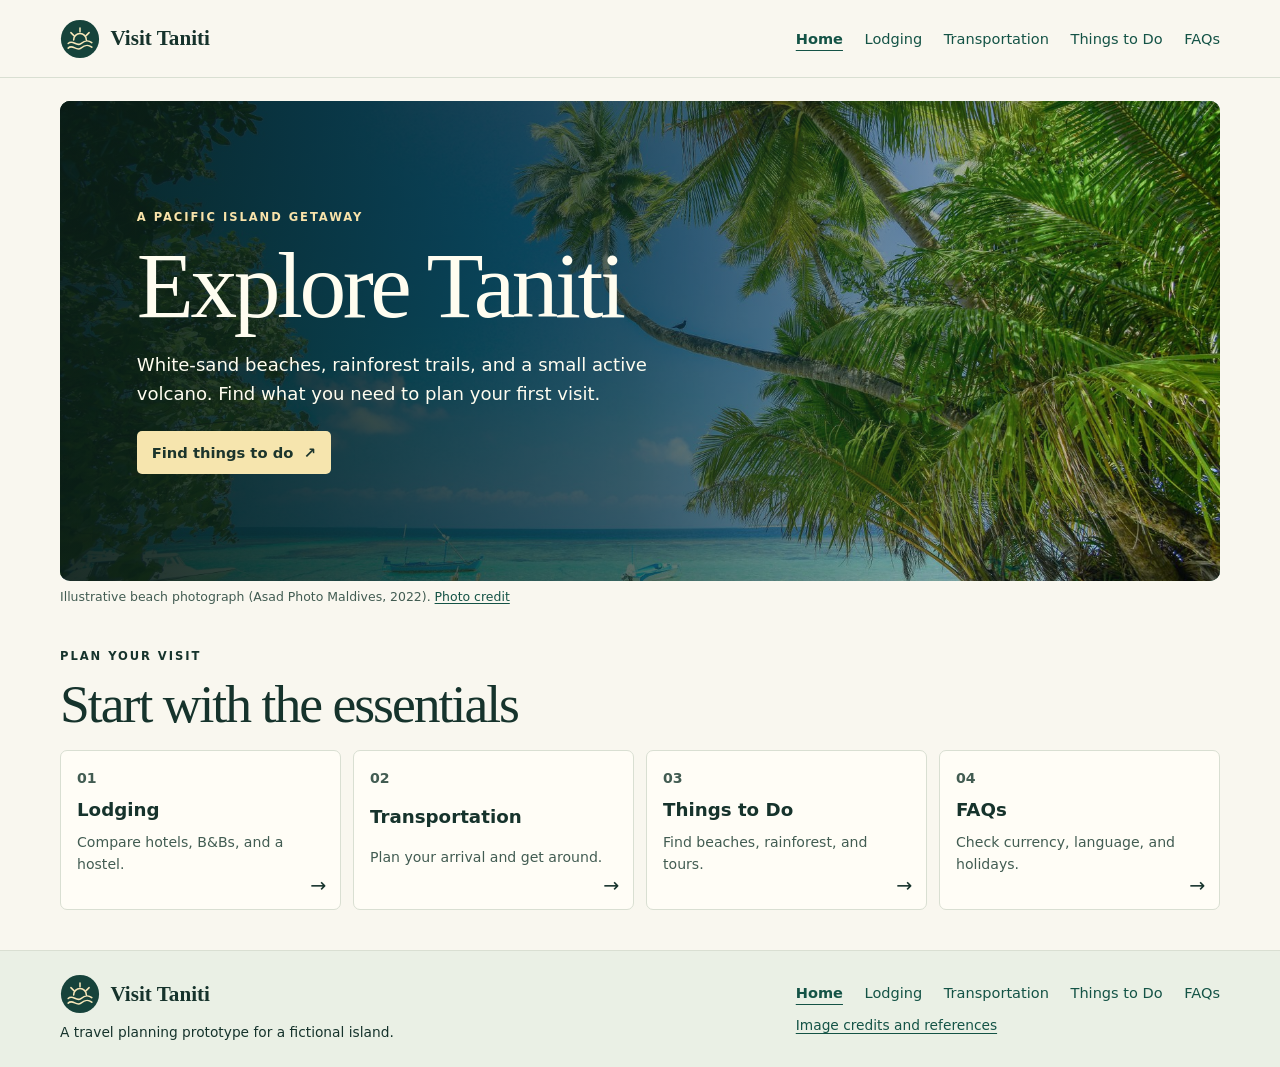
<file: index.html>
<!doctype html>
<html lang="en"><head><meta charset="utf-8"><meta name="viewport" content="width=device-width, initial-scale=1"><meta name="description" content="Plan a visit to Taniti, a fictional Pacific island."><title>Home | Visit Taniti</title><link rel="stylesheet" href="styles.css"></head>
<body><a class="skip" href="#main">Skip to content</a><header class="top"><div class="shell header"><a class="brand" href="index.html"><svg viewBox="0 0 44 44" width="40" height="40" aria-hidden="true" fill="none"><circle cx="22" cy="22" r="21" fill="#16433b"/><path d="M9 27c5-5 9 4 14 0s8-4 12-1M9 32c5-5 9 4 14 0s8-4 12-1M15 23a7 7 0 0 1 14 0M22 10v4M12 15l3 3m17-3-3 3" stroke="#f8e8ba" stroke-width="1.7" stroke-linecap="round"/></svg><span>Visit Taniti</span></a><nav aria-label="Main navigation"><a href="index.html" aria-current="page">Home</a><a href="lodging.html">Lodging</a><a href="transportation.html">Transportation</a><a href="things-to-do.html">Things to Do</a><a href="faqs.html">FAQs</a></nav></div></header>
<main id="main">
<section class="shell hero"><div class="hero-inner"><img src="images/coast.jpg" width="1700" height="1135" alt="Illustrative tropical shoreline with palm trees and turquoise water" fetchpriority="high"><div class="shade"></div><div class="hero-copy"><p class="kicker">A Pacific island getaway</p><h1>Explore Taniti</h1><p>White-sand beaches, rainforest trails, and a small active volcano. Find what you need to plan your first visit.</p><a class="button" href="things-to-do.html">Find things to do <span aria-hidden="true">↗</span></a></div></div><p class="caption">Illustrative beach photograph (Asad Photo Maldives, 2022). <a href="references.html#beach-credit">Photo credit</a></p></section>
<section class="shell block home-plan"><p class="kicker">Plan your visit</p><h2>Start with the essentials</h2><div class="shortcuts">
<a class="shortcut" href="lodging.html"><span class="number">01</span><strong>Lodging</strong><span>Compare hotels, B&Bs, and a hostel.</span><span class="arrow" aria-hidden="true">→</span></a><a class="shortcut" href="transportation.html"><span class="number">02</span><strong>Transportation</strong><span>Plan your arrival and get around.</span><span class="arrow" aria-hidden="true">→</span></a><a class="shortcut" href="things-to-do.html"><span class="number">03</span><strong>Things to Do</strong><span>Find beaches, rainforest, and tours.</span><span class="arrow" aria-hidden="true">→</span></a><a class="shortcut" href="faqs.html"><span class="number">04</span><strong>FAQs</strong><span>Check currency, language, and holidays.</span><span class="arrow" aria-hidden="true">→</span></a>
</div></section></main>
<footer><div class="shell foot"><div><a class="brand" href="index.html"><svg viewBox="0 0 44 44" width="40" height="40" aria-hidden="true" fill="none"><circle cx="22" cy="22" r="21" fill="#16433b"/><path d="M9 27c5-5 9 4 14 0s8-4 12-1M9 32c5-5 9 4 14 0s8-4 12-1M15 23a7 7 0 0 1 14 0M22 10v4M12 15l3 3m17-3-3 3" stroke="#f8e8ba" stroke-width="1.7" stroke-linecap="round"/></svg><span>Visit Taniti</span></a><p>A travel planning prototype for a fictional island.</p></div><div class="footlinks"><nav aria-label="Footer navigation"><a href="index.html" aria-current="page">Home</a><a href="lodging.html">Lodging</a><a href="transportation.html">Transportation</a><a href="things-to-do.html">Things to Do</a><a href="faqs.html">FAQs</a></nav><a href="references.html">Image credits and references</a></div></div></footer></body></html>
</file>
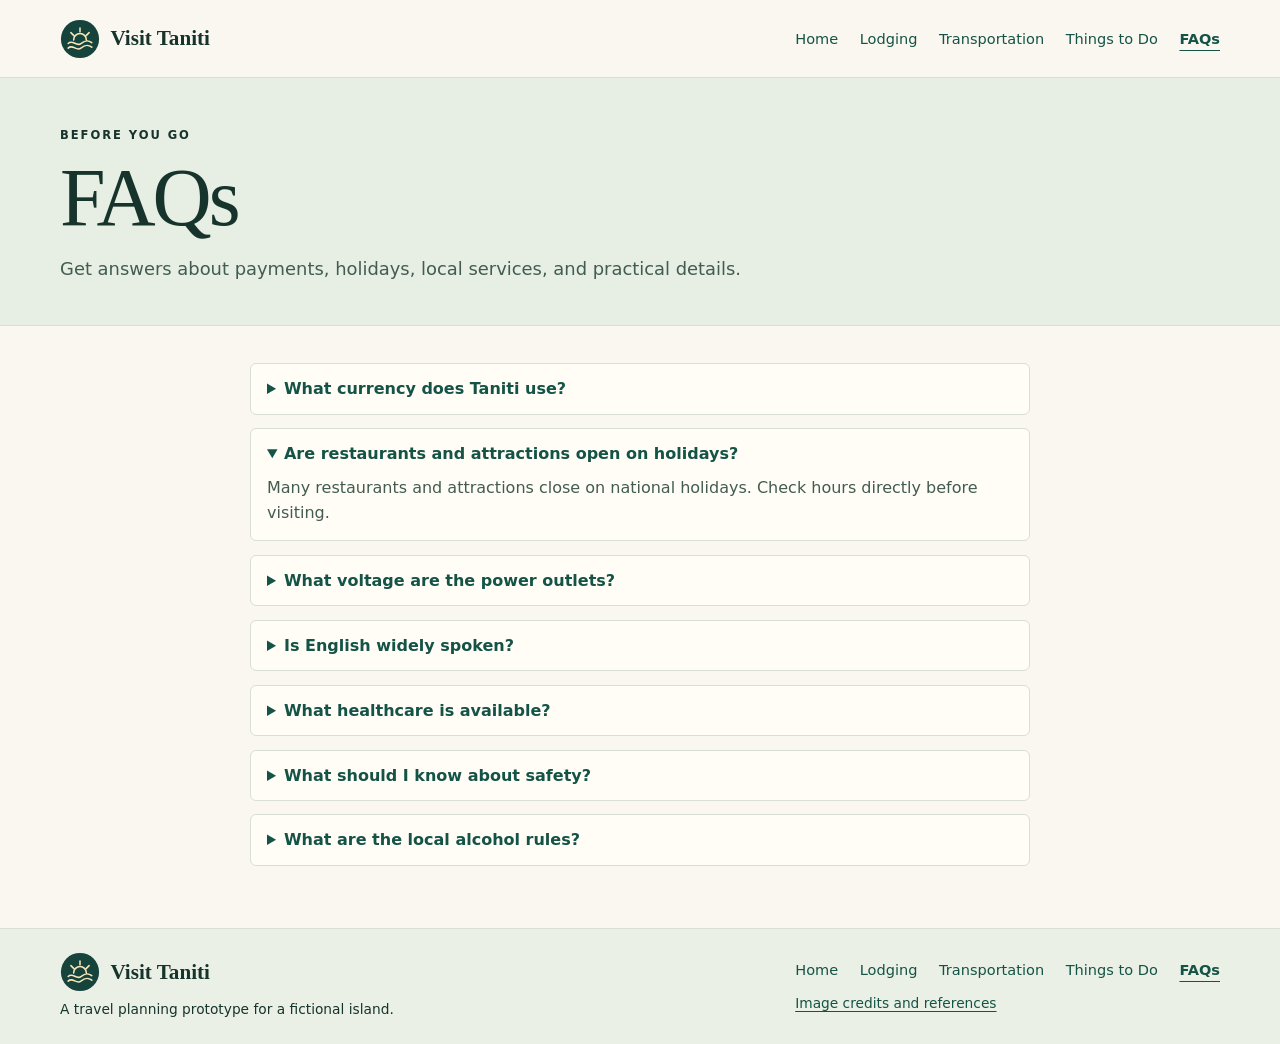
<file: faqs.html>
<!doctype html>
<html lang="en"><head><meta charset="utf-8"><meta name="viewport" content="width=device-width, initial-scale=1"><meta name="description" content="Plan a visit to Taniti, a fictional Pacific island."><title>FAQs | Visit Taniti</title><link rel="stylesheet" href="styles.css"></head>
<body><a class="skip" href="#main">Skip to content</a><header class="top"><div class="shell header"><a class="brand" href="index.html"><svg viewBox="0 0 44 44" width="40" height="40" aria-hidden="true" fill="none"><circle cx="22" cy="22" r="21" fill="#16433b"/><path d="M9 27c5-5 9 4 14 0s8-4 12-1M9 32c5-5 9 4 14 0s8-4 12-1M15 23a7 7 0 0 1 14 0M22 10v4M12 15l3 3m17-3-3 3" stroke="#f8e8ba" stroke-width="1.7" stroke-linecap="round"/></svg><span>Visit Taniti</span></a><nav aria-label="Main navigation"><a href="index.html">Home</a><a href="lodging.html">Lodging</a><a href="transportation.html">Transportation</a><a href="things-to-do.html">Things to Do</a><a href="faqs.html" aria-current="page">FAQs</a></nav></div></header>
<main id="main"><section class="intro"><div class="shell"><p class="kicker">Before you go</p><h1>FAQs</h1><p class="lede">Get answers about payments, holidays, local services, and practical details.</p></div></section><div class="shell mainbody faq"><details id="money"><summary>What currency does Taniti use?</summary><p>Taniti uses the U.S. dollar. Many businesses also accept euros, yen, or major credit cards. Banks offer currency exchange.</p></details><details id="holidays" open><summary>Are restaurants and attractions open on holidays?</summary><p>Many restaurants and attractions close on national holidays. Check hours directly before visiting.</p></details><details id="electricity"><summary>What voltage are the power outlets?</summary><p>Outlets are 120 volts, the same as in the United States.</p></details><details id="language"><summary>Is English widely spoken?</summary><p>Many younger residents speak fluent English. English is less widely spoken in rural areas.</p></details><details id="health"><summary>What healthcare is available?</summary><p>Taniti has one hospital and several clinics. The hospital has multilingual employees.</p></details><details id="safety"><summary>What should I know about safety?</summary><p>Violent crime is rare. Keep an eye on your belongings, especially in tourist areas, where petty theft has been reported.</p></details><details id="rules"><summary>What are the local alcohol rules?</summary><p>The drinking age is 18. Alcohol cannot be sold or served from midnight to 9 a.m.</p></details></div></main>
<footer><div class="shell foot"><div><a class="brand" href="index.html"><svg viewBox="0 0 44 44" width="40" height="40" aria-hidden="true" fill="none"><circle cx="22" cy="22" r="21" fill="#16433b"/><path d="M9 27c5-5 9 4 14 0s8-4 12-1M9 32c5-5 9 4 14 0s8-4 12-1M15 23a7 7 0 0 1 14 0M22 10v4M12 15l3 3m17-3-3 3" stroke="#f8e8ba" stroke-width="1.7" stroke-linecap="round"/></svg><span>Visit Taniti</span></a><p>A travel planning prototype for a fictional island.</p></div><div class="footlinks"><nav aria-label="Footer navigation"><a href="index.html">Home</a><a href="lodging.html">Lodging</a><a href="transportation.html">Transportation</a><a href="things-to-do.html">Things to Do</a><a href="faqs.html" aria-current="page">FAQs</a></nav><a href="references.html">Image credits and references</a></div></div></footer></body></html>
</file>
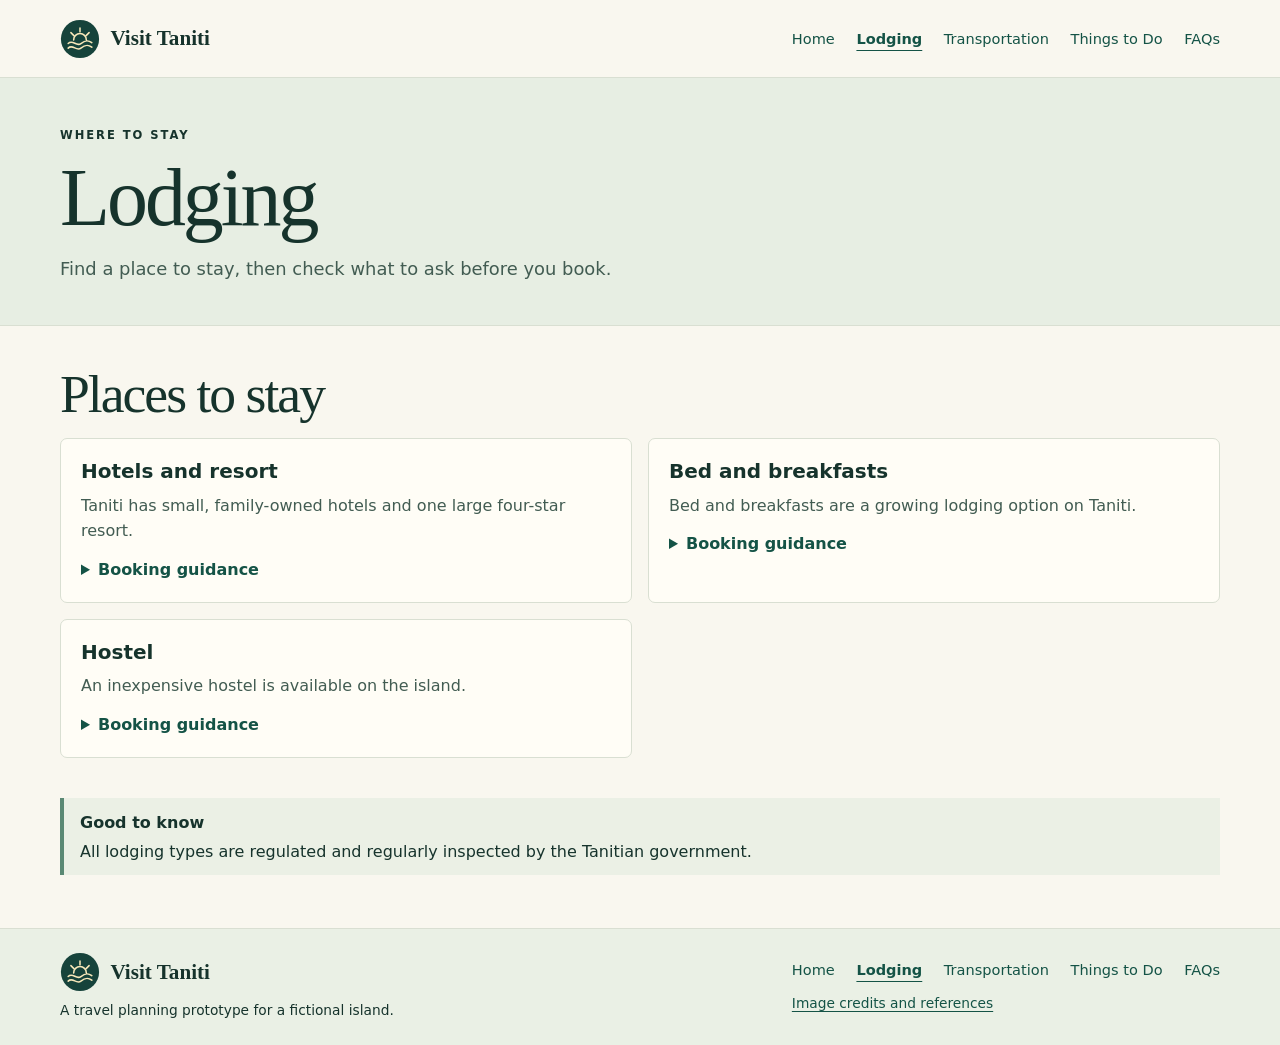
<file: lodging.html>
<!doctype html>
<html lang="en"><head><meta charset="utf-8"><meta name="viewport" content="width=device-width, initial-scale=1"><meta name="description" content="Plan a visit to Taniti, a fictional Pacific island."><title>Lodging | Visit Taniti</title><link rel="stylesheet" href="styles.css"></head>
<body><a class="skip" href="#main">Skip to content</a><header class="top"><div class="shell header"><a class="brand" href="index.html"><svg viewBox="0 0 44 44" width="40" height="40" aria-hidden="true" fill="none"><circle cx="22" cy="22" r="21" fill="#16433b"/><path d="M9 27c5-5 9 4 14 0s8-4 12-1M9 32c5-5 9 4 14 0s8-4 12-1M15 23a7 7 0 0 1 14 0M22 10v4M12 15l3 3m17-3-3 3" stroke="#f8e8ba" stroke-width="1.7" stroke-linecap="round"/></svg><span>Visit Taniti</span></a><nav aria-label="Main navigation"><a href="index.html">Home</a><a href="lodging.html" aria-current="page">Lodging</a><a href="transportation.html">Transportation</a><a href="things-to-do.html">Things to Do</a><a href="faqs.html">FAQs</a></nav></div></header>
<main id="main"><section class="intro"><div class="shell"><p class="kicker">Where to stay</p><h1>Lodging</h1><p class="lede">Find a place to stay, then check what to ask before you book.</p></div></section>
<div class="shell mainbody"><section class="block"><h2>Places to stay</h2><div class="grid"><article class="card"><h3>Hotels and resort</h3><p>Taniti has small, family-owned hotels and one large four-star resort.</p><details><summary>Booking guidance</summary><p>Contact the property directly about room availability, group size, and check-in.</p><p>This prototype does not take reservations.</p></details></article><article class="card"><h3>Bed and breakfasts</h3><p>Bed and breakfasts are a growing lodging option on Taniti.</p><details><summary>Booking guidance</summary><p>Ask the host about room capacity, breakfast, and cancellation terms.</p><p>This prototype does not take reservations.</p></details></article><article class="card"><h3>Hostel</h3><p>An inexpensive hostel is available on the island.</p><details><summary>Booking guidance</summary><p>Ask about bed availability, private or shared rooms, and check-in times.</p><p>This prototype does not take reservations.</p></details></article></div></section>
<aside class="note"><strong>Good to know</strong><p>All lodging types are regulated and regularly inspected by the Tanitian government.</p></aside></div></main>
<footer><div class="shell foot"><div><a class="brand" href="index.html"><svg viewBox="0 0 44 44" width="40" height="40" aria-hidden="true" fill="none"><circle cx="22" cy="22" r="21" fill="#16433b"/><path d="M9 27c5-5 9 4 14 0s8-4 12-1M9 32c5-5 9 4 14 0s8-4 12-1M15 23a7 7 0 0 1 14 0M22 10v4M12 15l3 3m17-3-3 3" stroke="#f8e8ba" stroke-width="1.7" stroke-linecap="round"/></svg><span>Visit Taniti</span></a><p>A travel planning prototype for a fictional island.</p></div><div class="footlinks"><nav aria-label="Footer navigation"><a href="index.html">Home</a><a href="lodging.html" aria-current="page">Lodging</a><a href="transportation.html">Transportation</a><a href="things-to-do.html">Things to Do</a><a href="faqs.html">FAQs</a></nav><a href="references.html">Image credits and references</a></div></div></footer></body></html>
</file>
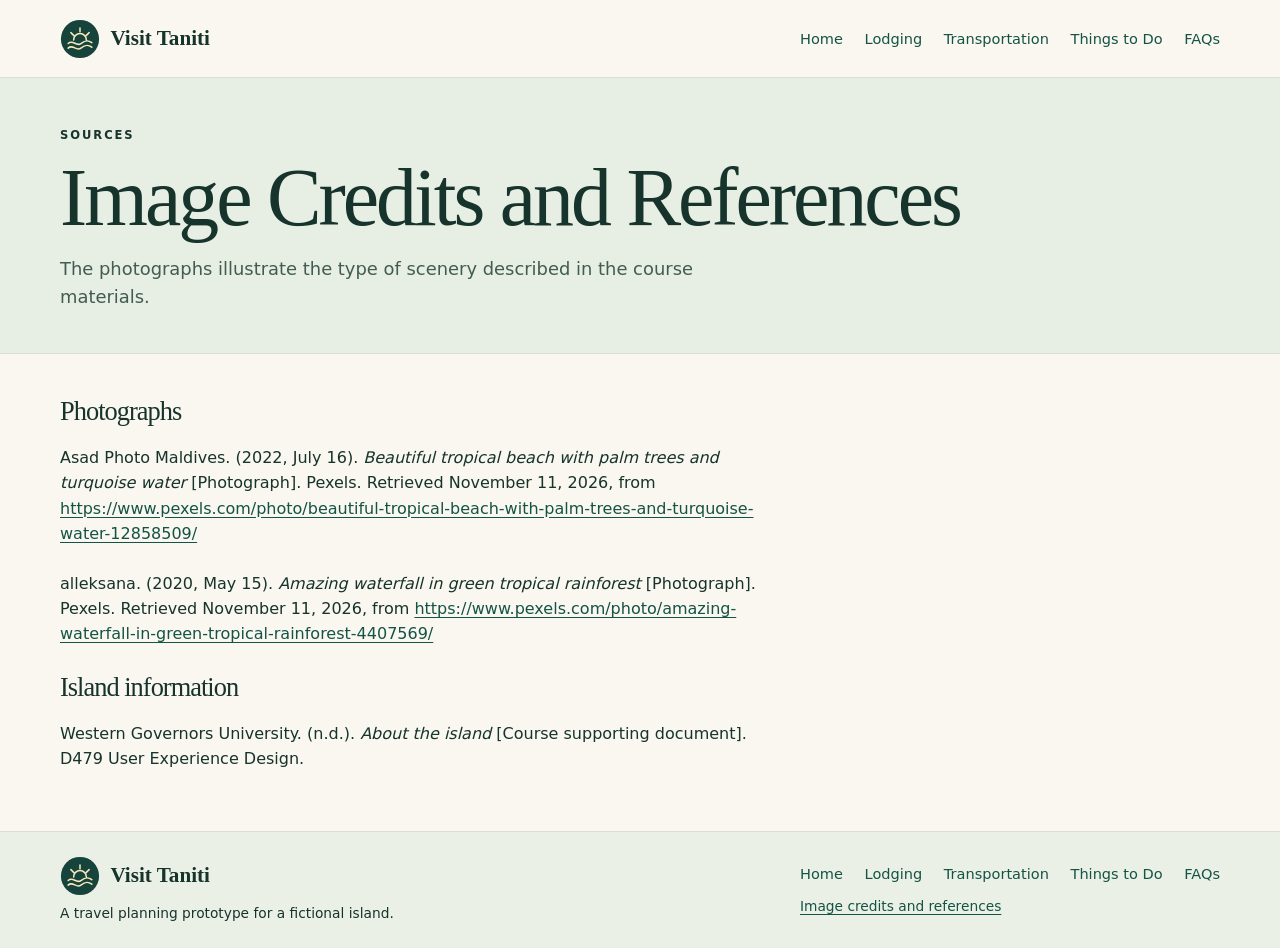
<file: references.html>
<!doctype html>
<html lang="en"><head><meta charset="utf-8"><meta name="viewport" content="width=device-width, initial-scale=1"><meta name="description" content="Plan a visit to Taniti, a fictional Pacific island."><title>Image Credits and References | Visit Taniti</title><link rel="stylesheet" href="styles.css"></head>
<body><a class="skip" href="#main">Skip to content</a><header class="top"><div class="shell header"><a class="brand" href="index.html"><svg viewBox="0 0 44 44" width="40" height="40" aria-hidden="true" fill="none"><circle cx="22" cy="22" r="21" fill="#16433b"/><path d="M9 27c5-5 9 4 14 0s8-4 12-1M9 32c5-5 9 4 14 0s8-4 12-1M15 23a7 7 0 0 1 14 0M22 10v4M12 15l3 3m17-3-3 3" stroke="#f8e8ba" stroke-width="1.7" stroke-linecap="round"/></svg><span>Visit Taniti</span></a><nav aria-label="Main navigation"><a href="index.html">Home</a><a href="lodging.html">Lodging</a><a href="transportation.html">Transportation</a><a href="things-to-do.html">Things to Do</a><a href="faqs.html">FAQs</a></nav></div></header>
<main id="main"><section class="intro"><div class="shell"><p class="kicker">Sources</p><h1>Image Credits and References</h1><p class="lede">The photographs illustrate the type of scenery described in the course materials.</p></div></section><div class="shell mainbody references"><h2>Photographs</h2><p id="beach-credit">Asad Photo Maldives. (2022, July 16). <cite>Beautiful tropical beach with palm trees and turquoise water</cite> [Photograph]. Pexels. Retrieved November 11, 2026, from <a href="https://www.pexels.com/photo/beautiful-tropical-beach-with-palm-trees-and-turquoise-water-12858509/">https://www.pexels.com/photo/beautiful-tropical-beach-with-palm-trees-and-turquoise-water-12858509/</a></p><p id="forest-credit">alleksana. (2020, May 15). <cite>Amazing waterfall in green tropical rainforest</cite> [Photograph]. Pexels. Retrieved November 11, 2026, from <a href="https://www.pexels.com/photo/amazing-waterfall-in-green-tropical-rainforest-4407569/">https://www.pexels.com/photo/amazing-waterfall-in-green-tropical-rainforest-4407569/</a></p><h2>Island information</h2><p>Western Governors University. (n.d.). <cite>About the island</cite> [Course supporting document]. D479 User Experience Design.</p></div></main>
<footer><div class="shell foot"><div><a class="brand" href="index.html"><svg viewBox="0 0 44 44" width="40" height="40" aria-hidden="true" fill="none"><circle cx="22" cy="22" r="21" fill="#16433b"/><path d="M9 27c5-5 9 4 14 0s8-4 12-1M9 32c5-5 9 4 14 0s8-4 12-1M15 23a7 7 0 0 1 14 0M22 10v4M12 15l3 3m17-3-3 3" stroke="#f8e8ba" stroke-width="1.7" stroke-linecap="round"/></svg><span>Visit Taniti</span></a><p>A travel planning prototype for a fictional island.</p></div><div class="footlinks"><nav aria-label="Footer navigation"><a href="index.html">Home</a><a href="lodging.html">Lodging</a><a href="transportation.html">Transportation</a><a href="things-to-do.html">Things to Do</a><a href="faqs.html">FAQs</a></nav><a href="references.html">Image credits and references</a></div></div></footer></body></html>
</file>
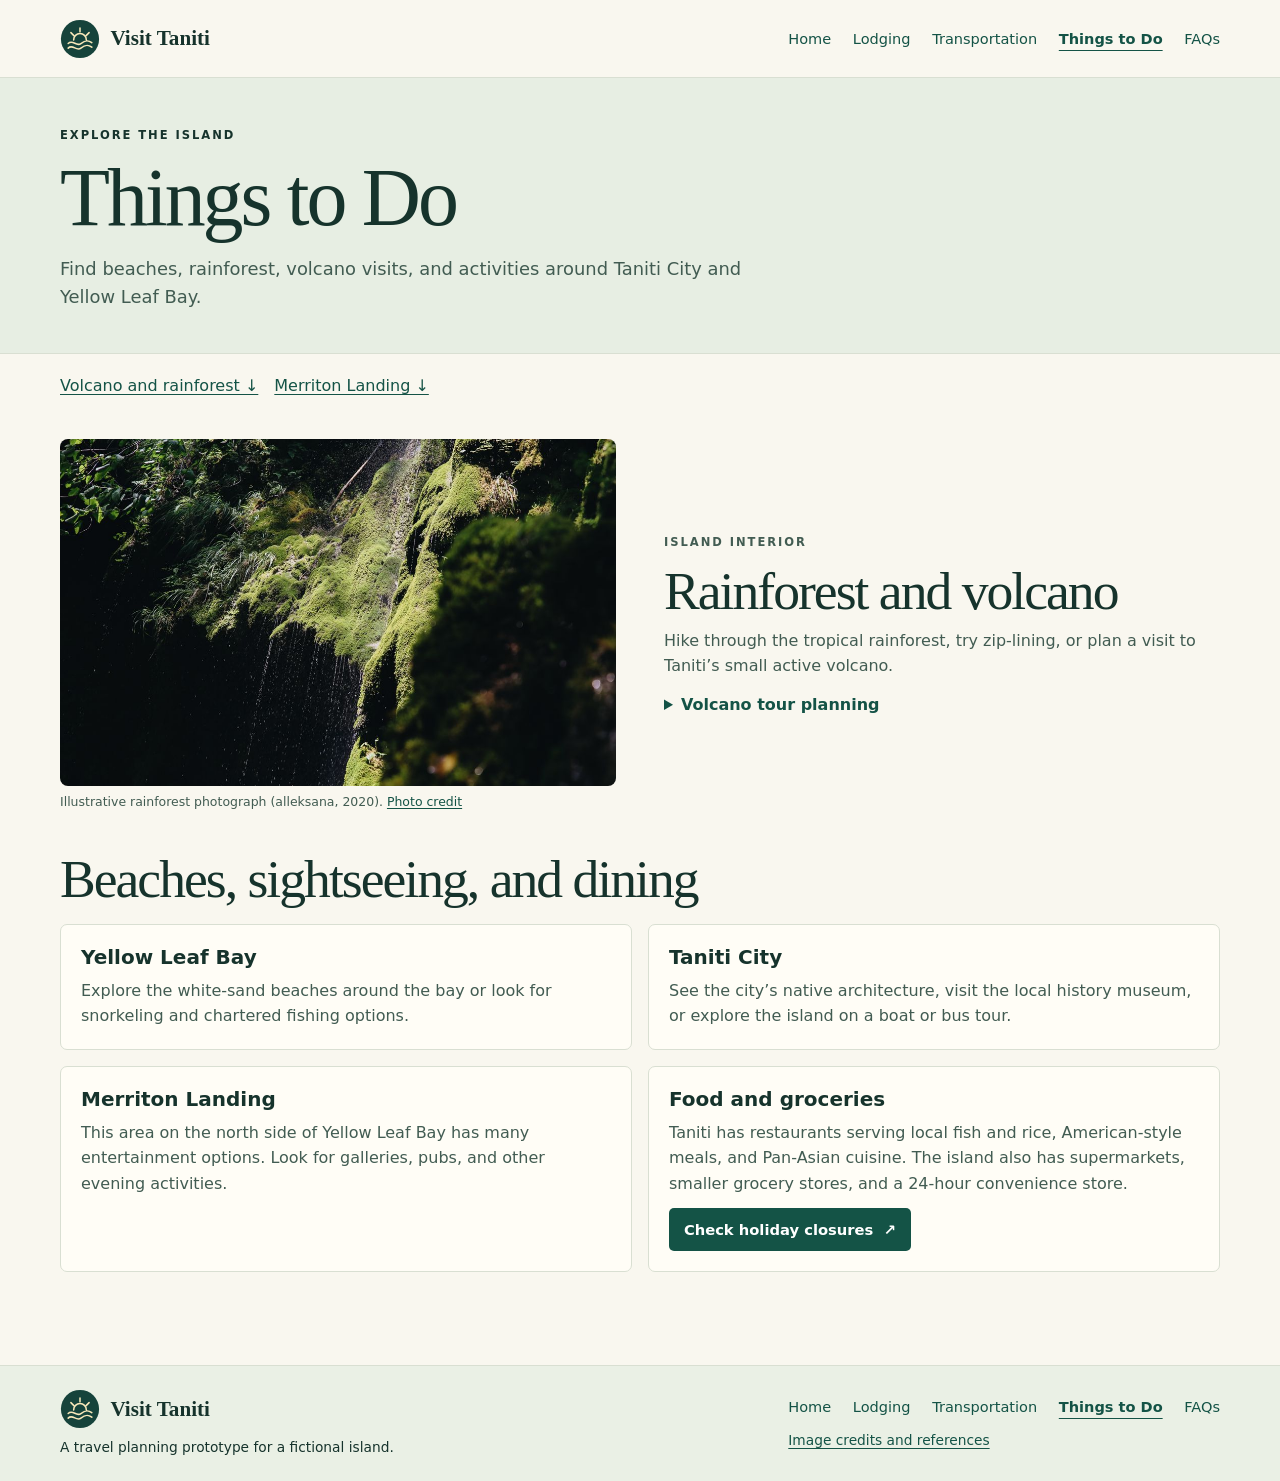
<file: things-to-do.html>
<!doctype html>
<html lang="en"><head><meta charset="utf-8"><meta name="viewport" content="width=device-width, initial-scale=1"><meta name="description" content="Plan a visit to Taniti, a fictional Pacific island."><title>Things to Do | Visit Taniti</title><link rel="stylesheet" href="styles.css"></head>
<body><a class="skip" href="#main">Skip to content</a><header class="top"><div class="shell header"><a class="brand" href="index.html"><svg viewBox="0 0 44 44" width="40" height="40" aria-hidden="true" fill="none"><circle cx="22" cy="22" r="21" fill="#16433b"/><path d="M9 27c5-5 9 4 14 0s8-4 12-1M9 32c5-5 9 4 14 0s8-4 12-1M15 23a7 7 0 0 1 14 0M22 10v4M12 15l3 3m17-3-3 3" stroke="#f8e8ba" stroke-width="1.7" stroke-linecap="round"/></svg><span>Visit Taniti</span></a><nav aria-label="Main navigation"><a href="index.html">Home</a><a href="lodging.html">Lodging</a><a href="transportation.html">Transportation</a><a href="things-to-do.html" aria-current="page">Things to Do</a><a href="faqs.html">FAQs</a></nav></div></header>
<main id="main"><section class="intro"><div class="shell"><p class="kicker">Explore the island</p><h1>Things to Do</h1><p class="lede">Find beaches, rainforest, volcano visits, and activities around Taniti City and Yellow Leaf Bay.</p></div></section>
<div class="shell mainbody"><div class="anchorlinks"><a href="#volcano">Volcano and rainforest ↓</a><a href="#merriton">Merriton Landing ↓</a></div>
<section class="feature block" id="volcano"><figure><img src="images/forest.jpg" width="1100" height="733" alt="Illustrative waterfall flowing over a mossy cliff in a rainforest"><figcaption>Illustrative rainforest photograph (alleksana, 2020). <a href="references.html#forest-credit">Photo credit</a></figcaption></figure><div><p class="kicker">Island interior</p><h2>Rainforest and volcano</h2><p>Hike through the tropical rainforest, try zip-lining, or plan a visit to Taniti’s small active volcano.</p><details><summary>Volcano tour planning</summary><p>Ask local tour providers about departure points, tour length, access conditions, and what to bring. Provider schedules and reservations are outside this prototype.</p></details></div></section>
<section class="block"><h2>Beaches, sightseeing, and dining</h2><div class="grid"><article class="card"><h3>Yellow Leaf Bay</h3><p>Explore the white-sand beaches around the bay or look for snorkeling and chartered fishing options.</p></article><article class="card"><h3>Taniti City</h3><p>See the city’s native architecture, visit the local history museum, or explore the island on a boat or bus tour.</p></article><article class="card" id="merriton"><h3>Merriton Landing</h3><p>This area on the north side of Yellow Leaf Bay has many entertainment options. Look for galleries, pubs, and other evening activities.</p></article><article class="card"><h3>Food and groceries</h3><p>Taniti has restaurants serving local fish and rice, American-style meals, and Pan-Asian cuisine. The island also has supermarkets, smaller grocery stores, and a 24-hour convenience store.</p><a class="button" href="faqs.html#holidays">Check holiday closures <span aria-hidden="true">↗</span></a></article></div></section></div></main>
<footer><div class="shell foot"><div><a class="brand" href="index.html"><svg viewBox="0 0 44 44" width="40" height="40" aria-hidden="true" fill="none"><circle cx="22" cy="22" r="21" fill="#16433b"/><path d="M9 27c5-5 9 4 14 0s8-4 12-1M9 32c5-5 9 4 14 0s8-4 12-1M15 23a7 7 0 0 1 14 0M22 10v4M12 15l3 3m17-3-3 3" stroke="#f8e8ba" stroke-width="1.7" stroke-linecap="round"/></svg><span>Visit Taniti</span></a><p>A travel planning prototype for a fictional island.</p></div><div class="footlinks"><nav aria-label="Footer navigation"><a href="index.html">Home</a><a href="lodging.html">Lodging</a><a href="transportation.html">Transportation</a><a href="things-to-do.html" aria-current="page">Things to Do</a><a href="faqs.html">FAQs</a></nav><a href="references.html">Image credits and references</a></div></div></footer></body></html>
</file>
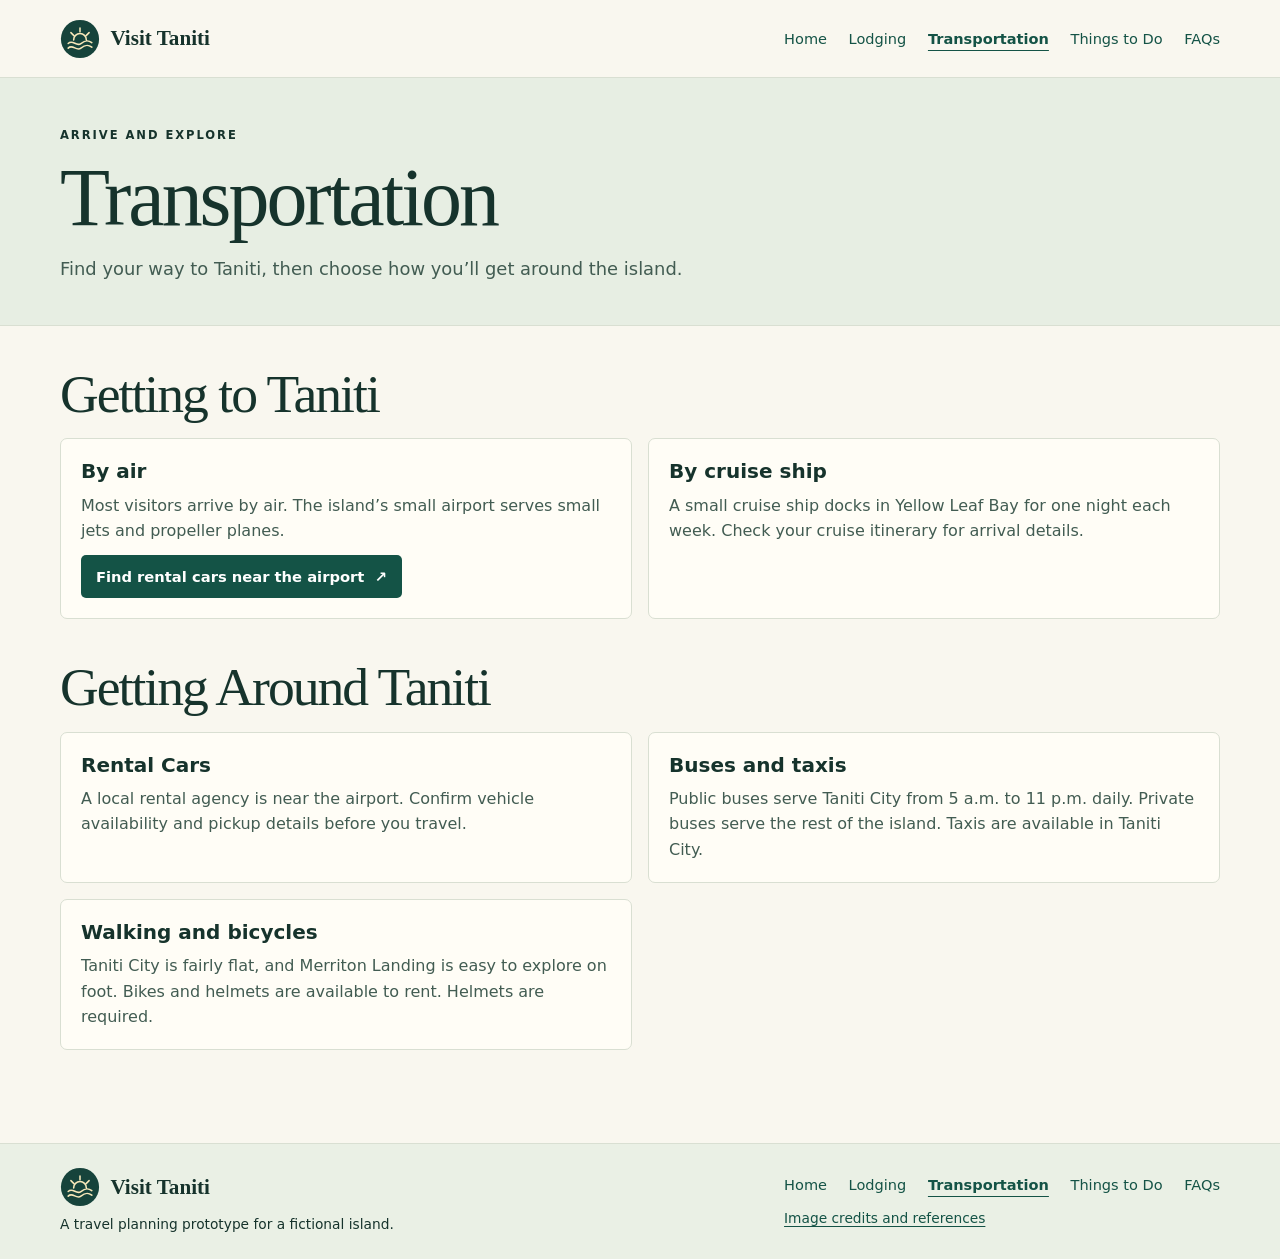
<file: transportation.html>
<!doctype html>
<html lang="en"><head><meta charset="utf-8"><meta name="viewport" content="width=device-width, initial-scale=1"><meta name="description" content="Plan a visit to Taniti, a fictional Pacific island."><title>Transportation | Visit Taniti</title><link rel="stylesheet" href="styles.css"></head>
<body><a class="skip" href="#main">Skip to content</a><header class="top"><div class="shell header"><a class="brand" href="index.html"><svg viewBox="0 0 44 44" width="40" height="40" aria-hidden="true" fill="none"><circle cx="22" cy="22" r="21" fill="#16433b"/><path d="M9 27c5-5 9 4 14 0s8-4 12-1M9 32c5-5 9 4 14 0s8-4 12-1M15 23a7 7 0 0 1 14 0M22 10v4M12 15l3 3m17-3-3 3" stroke="#f8e8ba" stroke-width="1.7" stroke-linecap="round"/></svg><span>Visit Taniti</span></a><nav aria-label="Main navigation"><a href="index.html">Home</a><a href="lodging.html">Lodging</a><a href="transportation.html" aria-current="page">Transportation</a><a href="things-to-do.html">Things to Do</a><a href="faqs.html">FAQs</a></nav></div></header>
<main id="main"><section class="intro"><div class="shell"><p class="kicker">Arrive and explore</p><h1>Transportation</h1><p class="lede">Find your way to Taniti, then choose how you’ll get around the island.</p></div></section>
<div class="shell mainbody">
<section class="block"><h2>Getting to Taniti</h2><div class="grid"><article class="card"><h3>By air</h3><p>Most visitors arrive by air. The island’s small airport serves small jets and propeller planes.</p><a class="button" href="#rental-cars">Find rental cars near the airport <span aria-hidden="true">↗</span></a></article><article class="card"><h3>By cruise ship</h3><p>A small cruise ship docks in Yellow Leaf Bay for one night each week. Check your cruise itinerary for arrival details.</p></article></div></section>
<section class="block"><h2>Getting Around Taniti</h2><div class="grid"><article class="card" id="rental-cars"><h3>Rental Cars</h3><p>A local rental agency is near the airport. Confirm vehicle availability and pickup details before you travel.</p></article><article class="card"><h3>Buses and taxis</h3><p>Public buses serve Taniti City from 5 a.m. to 11 p.m. daily. Private buses serve the rest of the island. Taxis are available in Taniti City.</p></article><article class="card"><h3>Walking and bicycles</h3><p>Taniti City is fairly flat, and Merriton Landing is easy to explore on foot. Bikes and helmets are available to rent. Helmets are required.</p></article></div></section></div></main>
<footer><div class="shell foot"><div><a class="brand" href="index.html"><svg viewBox="0 0 44 44" width="40" height="40" aria-hidden="true" fill="none"><circle cx="22" cy="22" r="21" fill="#16433b"/><path d="M9 27c5-5 9 4 14 0s8-4 12-1M9 32c5-5 9 4 14 0s8-4 12-1M15 23a7 7 0 0 1 14 0M22 10v4M12 15l3 3m17-3-3 3" stroke="#f8e8ba" stroke-width="1.7" stroke-linecap="round"/></svg><span>Visit Taniti</span></a><p>A travel planning prototype for a fictional island.</p></div><div class="footlinks"><nav aria-label="Footer navigation"><a href="index.html">Home</a><a href="lodging.html">Lodging</a><a href="transportation.html" aria-current="page">Transportation</a><a href="things-to-do.html">Things to Do</a><a href="faqs.html">FAQs</a></nav><a href="references.html">Image credits and references</a></div></div></footer></body></html>
</file>
<file: styles.css>
:root{color-scheme:light;--ink:#16332c;--muted:#425c52;--paper:#f9f7ef;--card:#fffdf6;--line:#d9dfd2;--accent:#145346;--sand:#f6e5ae}*{box-sizing:border-box}body{margin:0;color:var(--ink);background:var(--paper);font:16px/1.58 system-ui,sans-serif}a{color:var(--accent);text-underline-offset:.2em}a:hover{text-decoration-thickness:2px}a:focus-visible,summary:focus-visible{outline:3px solid #ad490e;outline-offset:4px}h1,h2,h3,p,figure{margin:0}h1,h2{font-family:Georgia,serif;font-weight:500;letter-spacing:-.037em;line-height:1.05}h1{font-size:clamp(3rem,7.3vw,6.7rem)}h2{font-size:clamp(2rem,4.4vw,3.35rem)}h3{line-height:1.23;font-size:1.25rem}p+p{margin-top:.65rem}img{display:block;width:100%;height:auto}.shell{width:min(calc(100% - 3rem),1160px);margin-inline:auto}.skip{position:absolute;left:1rem;top:-8rem;background:white;z-index:5;padding:.7rem}.skip:focus{top:.5rem}.top{border-bottom:1px solid var(--line);background:var(--paper)}.header{display:flex;align-items:center;justify-content:space-between;gap:1.25rem;min-height:77px;padding:.65rem 0}.brand{display:inline-flex;align-items:center;gap:.65rem;text-decoration:none;white-space:nowrap;font:700 1.32rem Georgia,serif;color:var(--ink)}nav{display:flex;gap:.3rem 1.35rem;flex-wrap:wrap}nav a{font-size:.91rem;text-decoration:none;padding:.38rem 0}nav a[aria-current=page]{font-weight:700;text-decoration:underline;text-underline-offset:.4rem}.hero{margin-top:1.45rem}.hero-inner{position:relative;min-height:480px;display:flex;align-items:center;overflow:hidden;border-radius:10px;background:#245a4b}.hero img,.shade{position:absolute;inset:0;height:100%;object-fit:cover;object-position:center 49%}.shade{background:linear-gradient(90deg,rgba(10,29,23,.93),rgba(13,39,31,.68) 49%,rgba(10,29,23,.1))}.hero-copy{position:relative;padding:clamp(1.6rem,6vw,5rem);color:#fffdf0;max-width:740px}.hero-copy p:not(.kicker){font-size:1.13rem;max-width:32rem;margin:1rem 0 1.4rem}.kicker{text-transform:uppercase;letter-spacing:.17em;font-weight:760;font-size:.72rem;margin-bottom:.7rem}.hero .kicker{color:#f9e3aa}.button{display:inline-flex;align-items:center;gap:.65rem;background:var(--accent);color:white;text-decoration:none;padding:.63rem .93rem;border-radius:5px;font-weight:650;font-size:.92rem}.button:hover{background:#0c3b31}.hero .button{background:var(--sand);color:#1c352c}.hero .button:hover{background:#fff0c6}.caption,figcaption{font-size:.78rem;color:var(--muted);margin:.35rem 0 0}.block{margin:2.5rem 0}.shell.block{margin:2.5rem auto}.home-plan h2{margin-bottom:1.1rem}.shortcuts{display:grid;grid-template-columns:repeat(4,1fr);gap:.75rem}.shortcut{position:relative;display:grid;gap:.43rem;padding:1.05rem 1rem 2.1rem;border:1px solid var(--line);border-radius:7px;background:var(--card);text-decoration:none;color:var(--ink)}.shortcut:hover{background:#eaf0e5;border-color:#8aab9c}.shortcut strong{font-size:1.14rem}.shortcut span:not(.arrow){color:var(--muted);font-size:.88rem}.shortcut .number{font:700 .75rem/1.5 system-ui;color:var(--accent)}.arrow{position:absolute;bottom:.48rem;right:.85rem;font-size:1.2rem}.intro{background:#e7eee3;border-bottom:1px solid var(--line);padding:3rem 0 2.6rem}.intro h1{font-size:clamp(2.7rem,6.4vw,5.4rem)}.lede{margin-top:.85rem;max-width:43rem;font-size:1.12rem;color:var(--muted)}.mainbody{padding:0 0 2.3rem}.grid{display:grid;grid-template-columns:repeat(2,1fr);gap:1rem;margin-top:1rem}.card{padding:1.25rem;border:1px solid var(--line);border-radius:7px;background:var(--card);scroll-margin-top:1.2rem}.card p,.feature p{margin-top:.55rem;color:var(--muted)}.card .button{margin-top:.75rem}.note{border-left:4px solid #5a8974;padding:.7rem 1rem;background:#ebf0e5}.note p{margin-top:.25rem}.feature{display:grid;grid-template-columns:1fr 1fr;gap:clamp(1rem,4vw,3rem);align-items:center}.feature img{aspect-ratio:16/10;object-fit:cover;border-radius:8px}.feature .kicker{margin-top:0}.anchorlinks{display:flex;flex-wrap:wrap;gap:1rem;padding-top:1.2rem}.faq{max-width:780px;padding-top:1.5rem}.faq details{background:var(--card);margin-bottom:.6rem;padding:.75rem 1rem;border:1px solid var(--line);border-radius:6px;scroll-margin-top:1rem}details{margin-top:.85rem}summary{cursor:pointer;color:var(--accent);font-weight:700}details p{margin:.5rem 0 .2rem;color:var(--muted)}:target{outline:2px solid #578571;outline-offset:3px}.references{padding-top:1.5rem;overflow-wrap:anywhere}.references h2{font-size:1.65rem;margin:1.25rem 0 .75rem}.references p{max-width:70ch;padding:.45rem 0}footer{border-top:1px solid var(--line);background:#eaf0e5;margin-top:1rem;padding:1.45rem 0}.foot{display:flex;justify-content:space-between;align-items:flex-start;gap:1rem}.foot p,.footlinks>a{font-size:.86rem}.footlinks>a{display:inline-block;margin-top:.35rem}
@media(max-width:750px){.shell{width:calc(100% - 2rem)}.header,.foot{flex-direction:column;align-items:flex-start}.header{gap:.35rem}.header nav{gap:.12rem .95rem}.header nav a{font-size:.83rem}.hero-inner{min-height:400px}.shortcuts{grid-template-columns:repeat(2,1fr)}.feature{grid-template-columns:1fr}.intro{padding:2rem 0}.hero-copy{padding:1.4rem}.shade{background:linear-gradient(90deg,#0a1d17e8,#0a1d1770)}}@media(max-width:480px){.grid{grid-template-columns:1fr}.hero-inner{min-height:355px}.shortcut{padding-inline:.75rem}.shortcut strong{font-size:1rem}}
</file>
